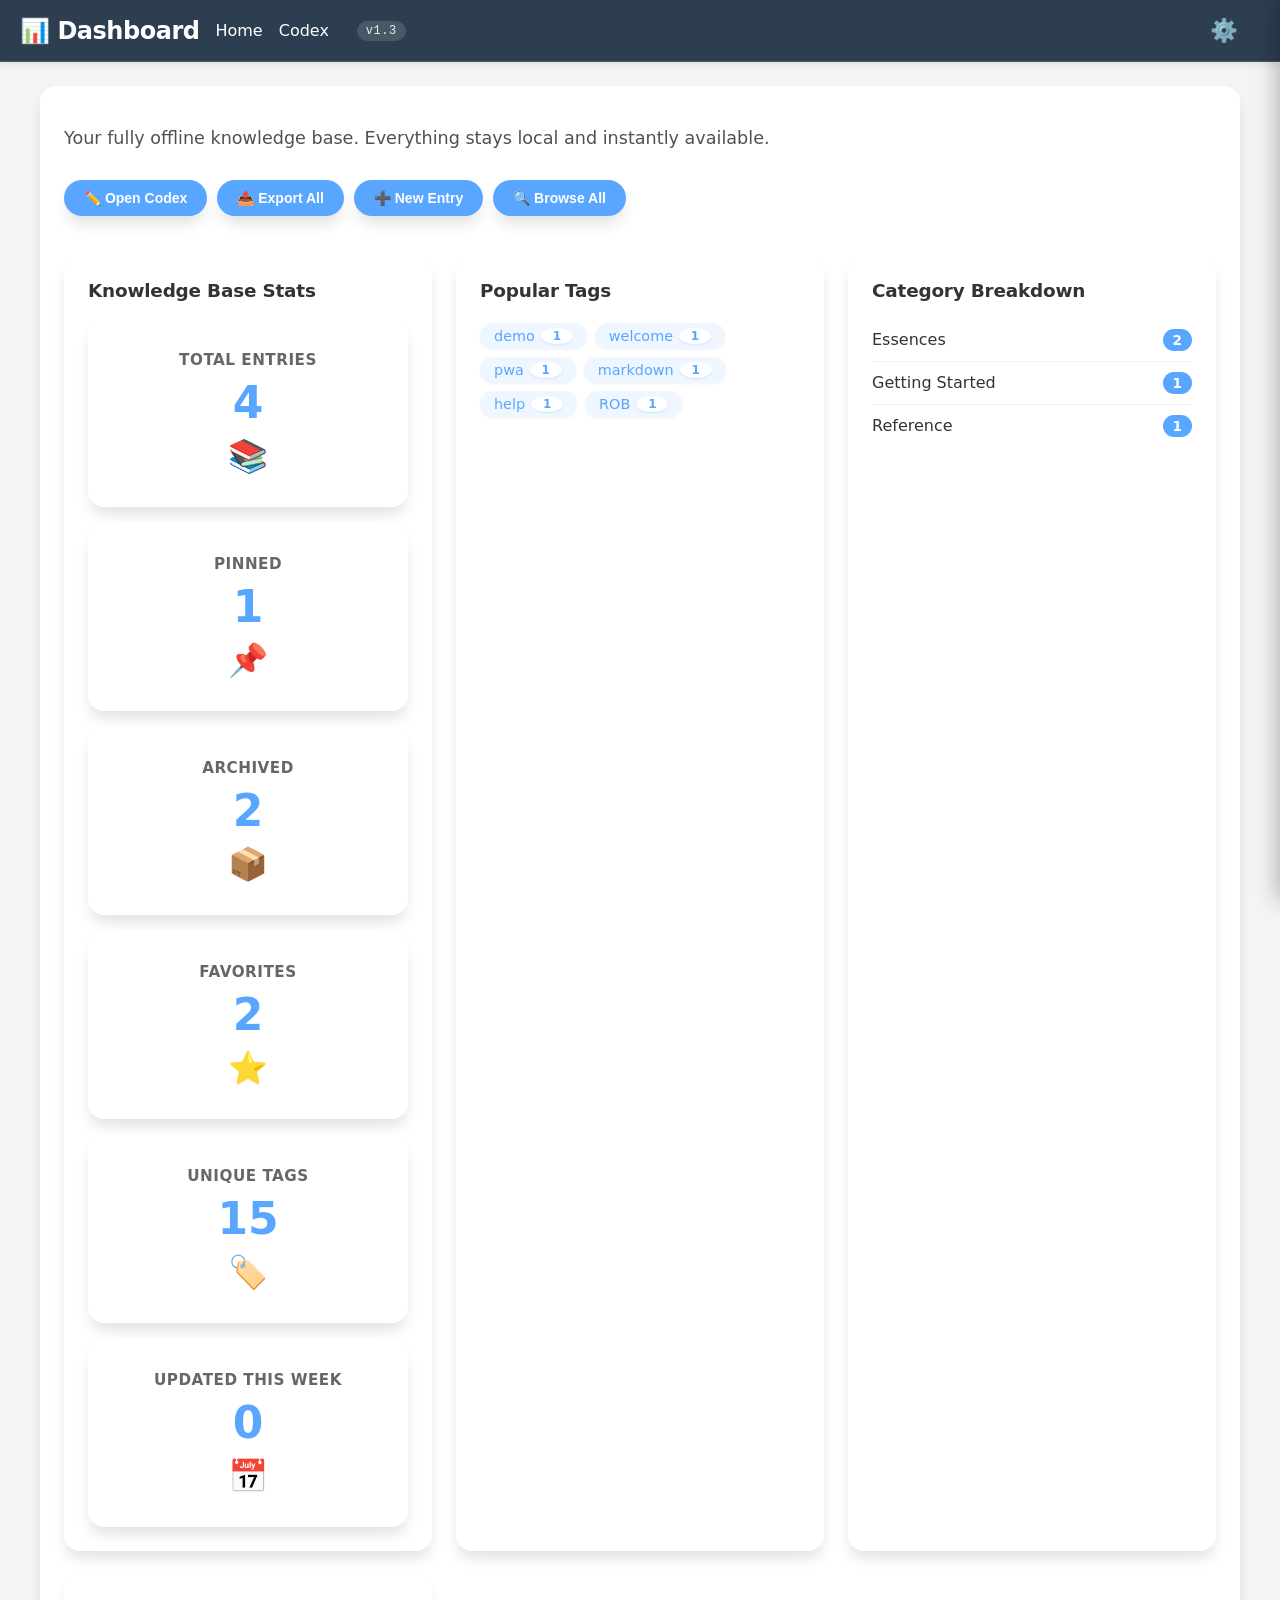
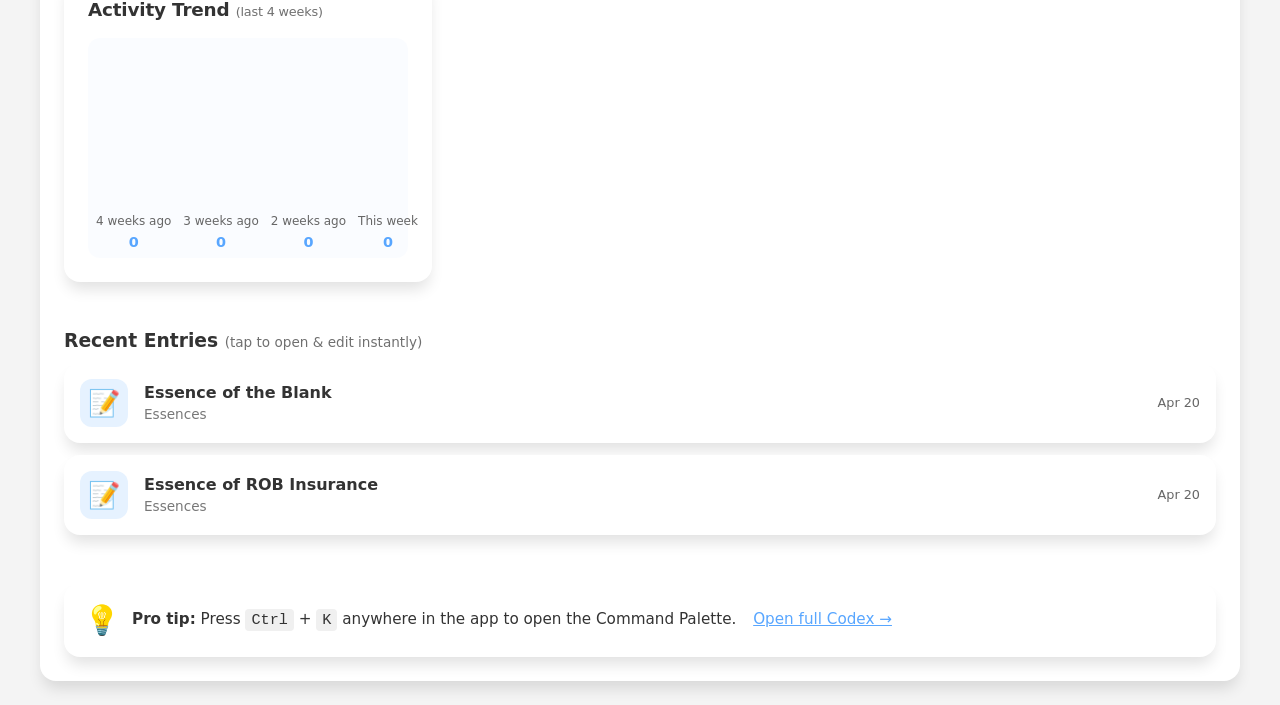
<file: index.html>
<!DOCTYPE html>
<html lang="en">
<head>
    <meta charset="UTF-8">
    <title>Redirecting…</title>
    <meta http-equiv="refresh" content="0; url=Home.html">
    <link rel="manifest" href="manifest.json">
    <meta name="theme-color" content="#58a6ff">
    <meta name="apple-mobile-web-app-capable" content="yes">
    <meta name="apple-mobile-web-app-status-bar-style" content="default">
    <script>
        window.location.href = "Home.html";
    </script>
</head>
<body>
    <p>If you are not redirected automatically, <a href="Home.html">click here to go to Home</a>.</p>
</body>
</html>
</file>
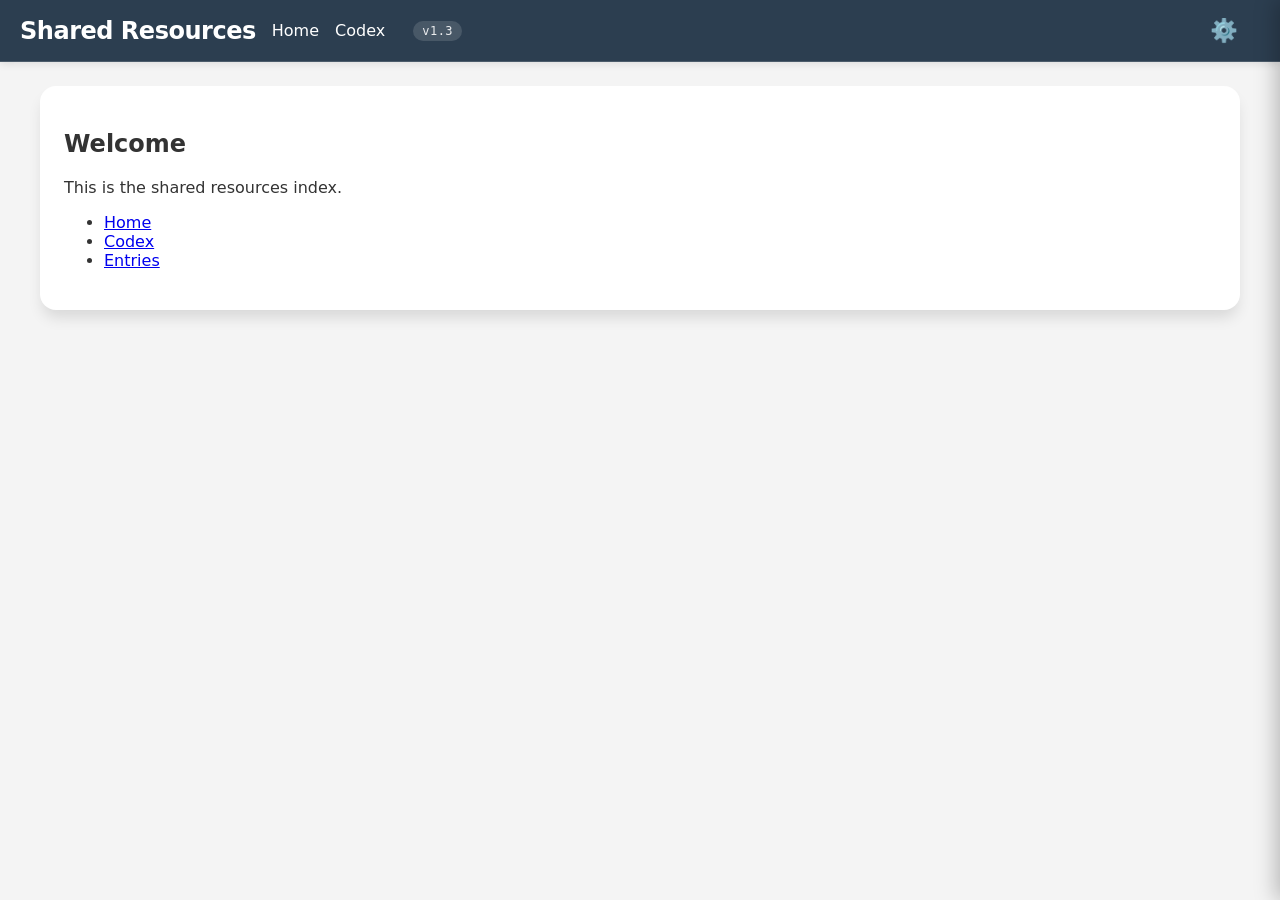
<file: Index.html>
<!DOCTYPE html>
<html lang="en">
<head>
    <meta charset="UTF-8">
    <title>Shared Resources</title>
    <link rel="stylesheet" href="Styles.css">
    <script src="Shared.js" defer></script>
    <script src="Settings.js" defer></script>
</head>
<body>
    <header>
        <h1>Shared Resources</h1>
        <nav id="global-nav"></nav>
        <button id="settings-button" aria-label="Open settings">⚙️</button>
        <div id="global-settings"></div>
    </header>

    <main>
        <h2>Welcome</h2>
        <p>This is the shared resources index.</p>

        <ul>
            <li><a href="Home.html">Home</a></li>
            <li><a href="Codex.html">Codex</a></li>
            <li><a href="Entries.html">Entries</a></li>
        </ul>
    </main>
</body>
</html>
</file>
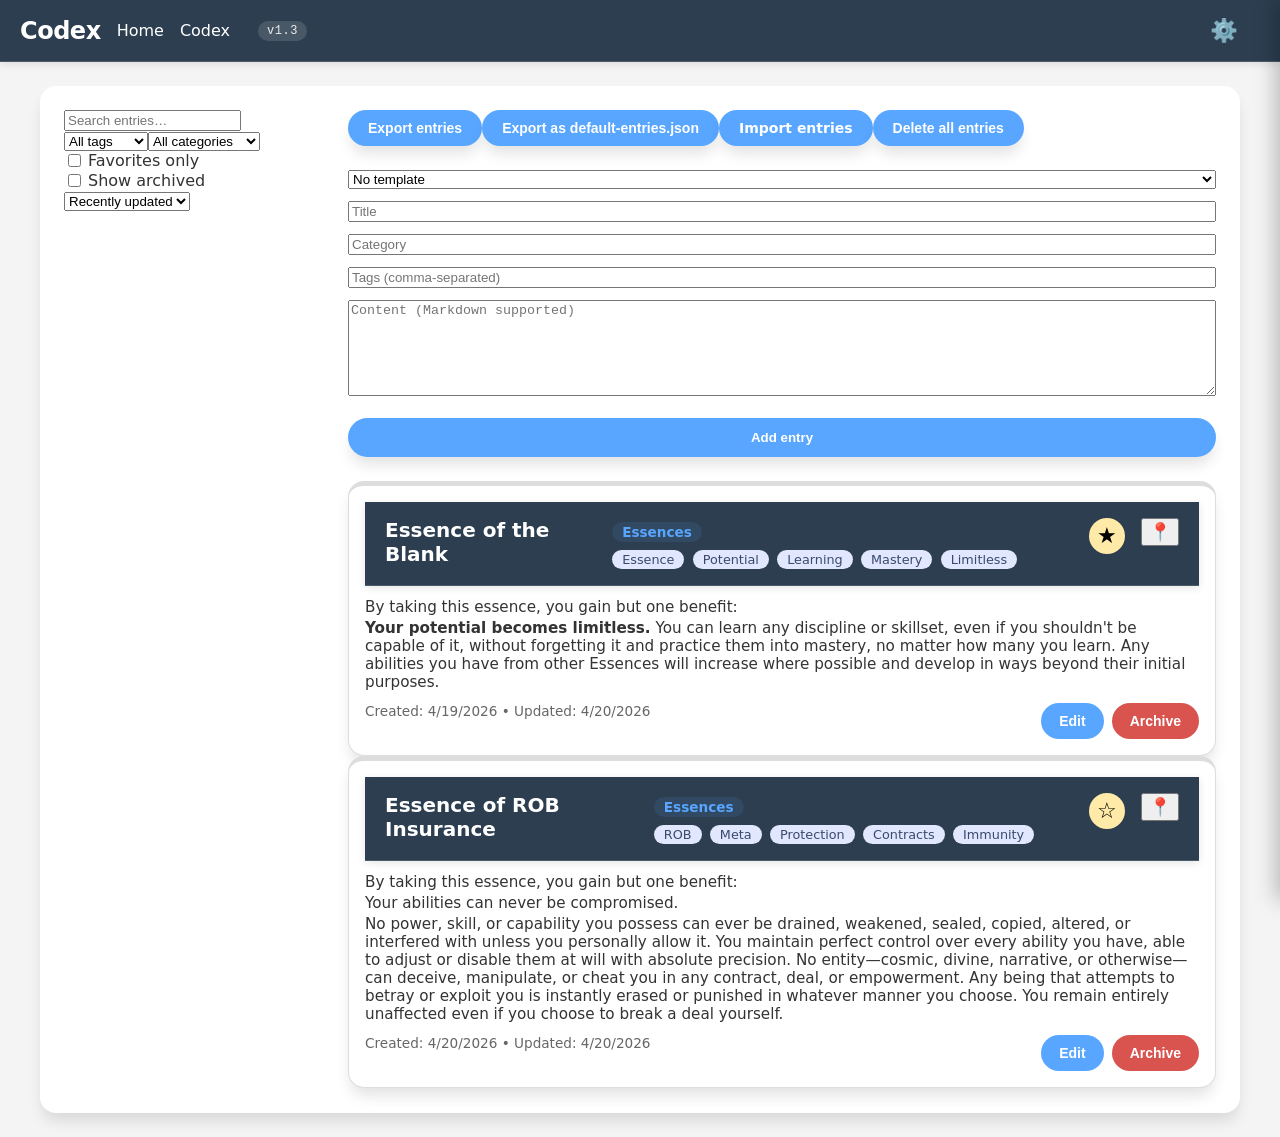
<file: Codex.html>
<!DOCTYPE html>
<html lang="en">
<head>
    <meta charset="UTF-8">
    <title>Codex</title>
    <link rel="stylesheet" href="Styles.css">
    <link rel="manifest" href="manifest.json">
    <meta name="theme-color" content="#58a6ff">
    <meta name="apple-mobile-web-app-capable" content="yes">
    <meta name="apple-mobile-web-app-status-bar-style" content="default">
    
    <!-- GitHub Pages performance: preload critical resources -->
    <link rel="preload" as="style" href="Styles.css">
    <link rel="preload" as="script" href="Shared.js">
    <link rel="preload" as="script" href="Settings.js">
    <link rel="preload" as="script" href="marked.min.js">
    <link rel="preload" as="script" href="CodexStorage.js">
    <link rel="preload" as="script" href="CodexUI.js">
    <!-- Preload SettingsPanel.html so the dynamic settings panel loads instantly -->
    <link rel="preload" as="fetch" href="SettingsPanel.html">

    <script src="Shared.js" defer></script>
    <script src="Settings.js" defer></script>
    <script src="marked.min.js" defer></script>
    <script src="CodexStorage.js" defer></script>
    <script src="CodexUI.js" defer></script>
</head>
<body>
    <header>
        <h1>Codex</h1>
        <nav id="global-nav"></nav>
        <button id="settings-button" aria-label="Open settings">⚙️</button>
        <div id="global-settings" tabindex="-1">
        </div>
    </header>

    <main id="codex-app">
        <section id="codex-filters" aria-label="Codex filters"></section>
        <section id="codex-tools" aria-label="Codex tools"></section>
        <section id="codex-new" aria-label="Create new entry"></section>
        <section id="codex-list" aria-label="Codex entries"></section>
    </main>
</body>
</html>
</file>
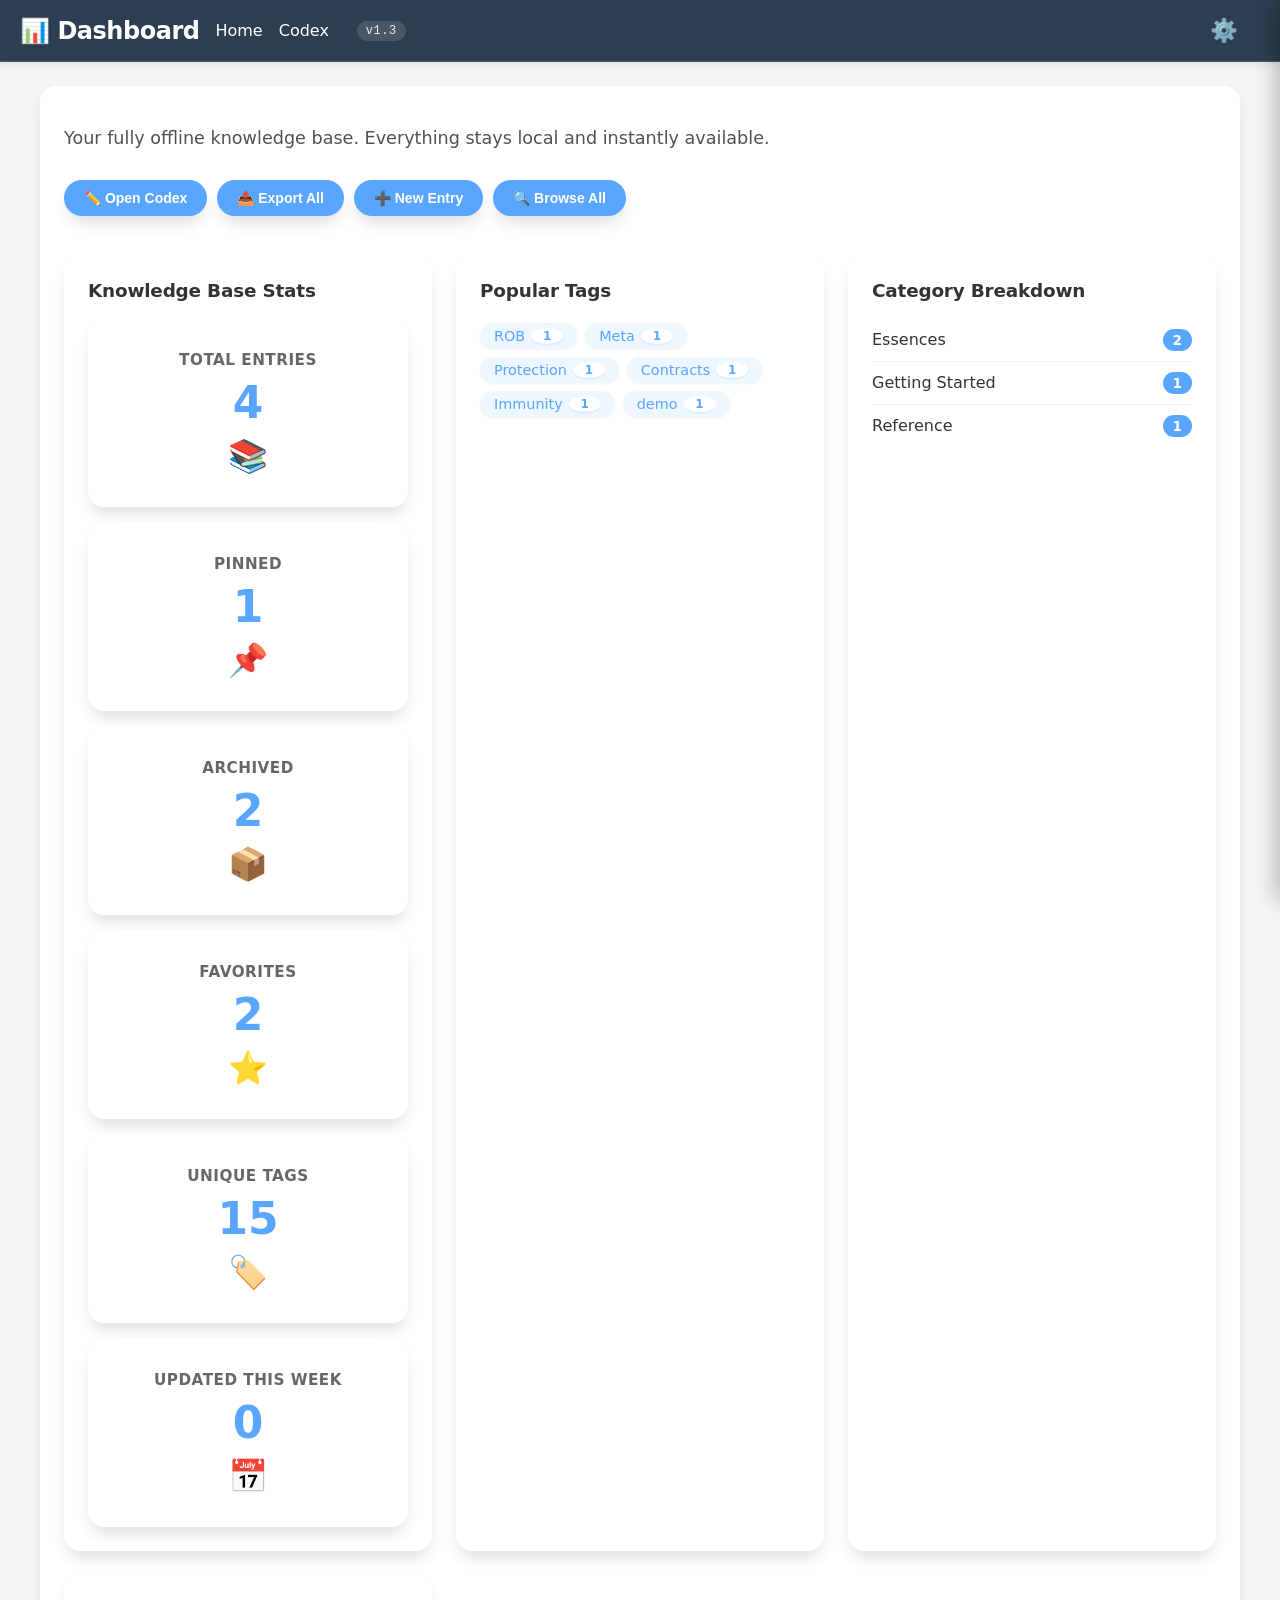
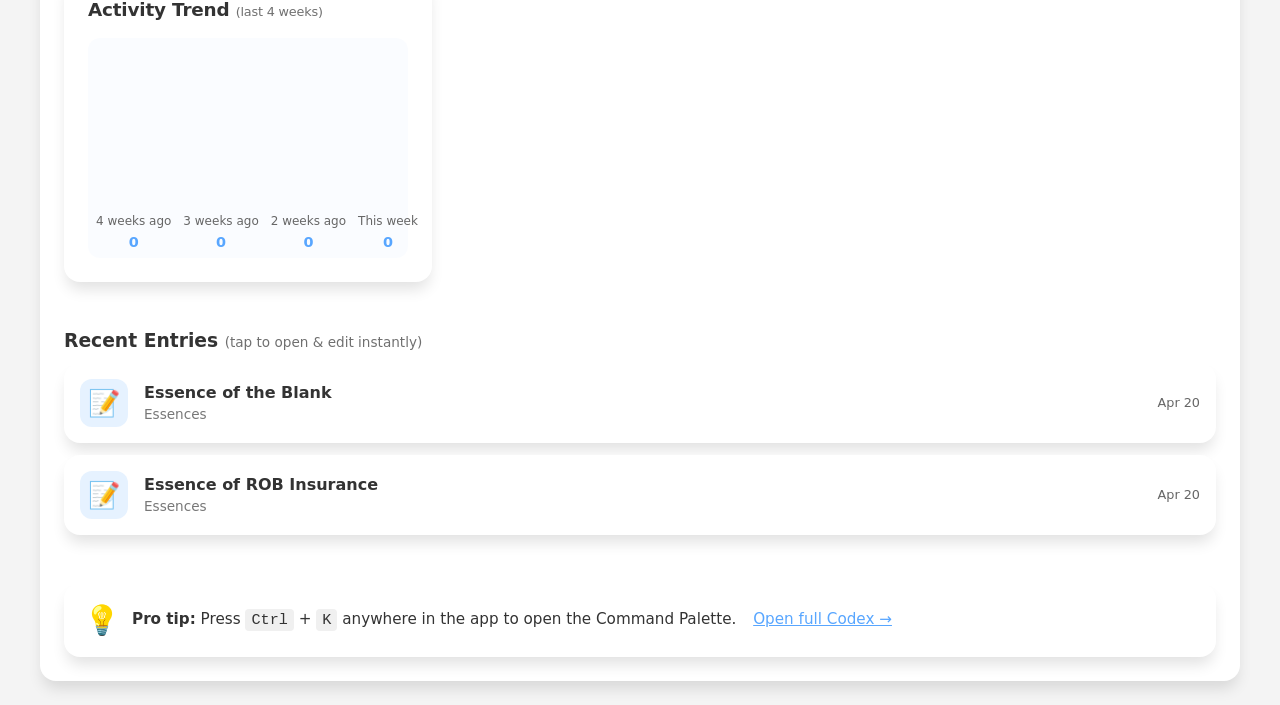
<file: Home.html>
<!DOCTYPE html>
<html lang="en">
<head>
    <meta charset="UTF-8">
    <title>Codex • Dashboard</title>
    <link rel="stylesheet" href="Styles.css">
    <link rel="manifest" href="manifest.json">
    <meta name="theme-color" content="#58a6ff">
    <meta name="apple-mobile-web-app-capable" content="yes">
    <meta name="apple-mobile-web-app-status-bar-style" content="default">
    
    <!-- GitHub Pages performance: preload critical resources -->
    <link rel="preload" as="style" href="Styles.css">
    <link rel="preload" as="script" href="Shared.js">
    <link rel="preload" as="script" href="Settings.js">
    <link rel="preload" as="script" href="CodexStorage.js">
    <!-- Preload SettingsPanel.html so the dynamic settings panel loads instantly -->
    <link rel="preload" as="fetch" href="SettingsPanel.html">

    <script src="Shared.js" defer></script>
    <script src="Settings.js" defer></script>
    <script src="CodexStorage.js" defer></script>
</head>
<body>
    <header>
        <h1>📊 Dashboard</h1>
        <nav id="global-nav"></nav>
        <button id="settings-button" aria-label="Open settings">⚙️</button>
        <div id="global-settings" tabindex="-1">
        </div>
    </header>

    <main>
        <p style="margin-bottom: 2rem; font-size: 1.1rem; opacity: 0.85;">Your fully offline knowledge base. Everything stays local and instantly available.</p>

        <!-- Quick Actions -->
        <div id="quick-actions" class="codex-tools" style="margin-bottom: 40px; justify-content: flex-start; flex-wrap: wrap;">
            <!-- Populated by JS for dynamic buttons -->
        </div>

        <!-- Refined Dashboard Widgets Layout + Analytics -->
        <div class="dashboard-grid">
            <!-- Enhanced Analytics Dashboard -->
            <section id="analytics-dashboard" class="dashboard-widget">
                <h3>Knowledge Base Stats</h3>
                <div id="stats-content" class="home-stats-grid"></div>
            </section>

            <!-- Popular Tags Widget -->
            <section class="dashboard-widget">
                <h3>Popular Tags</h3>
                <div id="popular-tags" class="widget-tags"></div>
            </section>

            <!-- Category Breakdown Widget -->
            <section class="dashboard-widget">
                <h3>Category Breakdown</h3>
                <div id="category-breakdown" class="widget-categories"></div>
            </section>

            <!-- NEW: Activity Trend Analytics Widget -->
            <section class="dashboard-widget">
                <h3>Activity Trend <span style="font-size:0.8rem;font-weight:400;opacity:0.7">(last 4 weeks)</span></h3>
                <div id="activity-trend" class="trend-chart"></div>
            </section>
        </div>

        <!-- Recent Entries -->
        <section class="recent-section">
            <h3>Recent Entries <span style="font-size:0.85rem; font-weight:400; opacity:0.7;">(tap to open &amp; edit instantly)</span></h3>
            <div id="recent-entries" class="recent-list"></div>
        </section>

        <!-- Tip / Next Steps -->
        <div style="margin-top:48px; padding:20px; background:var(--card-bg); border-radius:var(--border-radius); box-shadow:var(--card-shadow); font-size:0.95rem; display:flex; align-items:center; gap:12px;">
            <span style="font-size:1.8rem;">💡</span>
            <div>
                <strong>Pro tip:</strong> Press <kbd style="background:#f0f0f0;padding:2px 6px;border-radius:4px;font-family:monospace;">Ctrl</kbd> + <kbd style="background:#f0f0f0;padding:2px 6px;border-radius:4px;font-family:monospace;">K</kbd> anywhere in the app to open the Command Palette.
                <a href="Codex.html" style="margin-left:12px; color:var(--accent-color); text-decoration:underline;">Open full Codex →</a>
            </div>
        </div>
    </main>

    <script>
        // Improved Home Dashboard loader with stats, recent entries, quick actions, and deep-link support
        async function loadHomeDashboard() {
            if (!window.CodexStorage) {
                console.warn("[Home] CodexStorage not ready yet");
                return;
            }
            try {
                const entries = await window.CodexStorage.loadEntries();

                const total = entries.length;
                const pinned = entries.filter(e => e.pinned).length;
                const archived = entries.filter(e => e.archived).length;
                const favorites = entries.filter(e => e.favorite).length;
                const uniqueTags = new Set(entries.flatMap(e => e.tags || [])).size;

                const weekAgo = new Date();
                weekAgo.setDate(weekAgo.getDate() - 7);
                const thisWeek = entries.filter(e => new Date(e.updatedAt) > weekAgo).length;

                // Render beautiful stats grid
                const statsContainer = document.getElementById("stats-content");
                statsContainer.innerHTML = `
                    <div class="home-stat-card">
                        <strong>Total Entries</strong>
                        <div class="home-stat-value">${total}</div>
                        <span style="font-size:2rem;">📚</span>
                    </div>
                    <div class="home-stat-card">
                        <strong>Pinned</strong>
                        <div class="home-stat-value">${pinned}</div>
                        <span style="font-size:2rem;">📌</span>
                    </div>
                    <div class="home-stat-card">
                        <strong>Archived</strong>
                        <div class="home-stat-value">${archived}</div>
                        <span style="font-size:2rem;">📦</span>
                    </div>
                    <div class="home-stat-card">
                        <strong>Favorites</strong>
                        <div class="home-stat-value">${favorites}</div>
                        <span style="font-size:2rem;">⭐</span>
                    </div>
                    <div class="home-stat-card">
                        <strong>Unique Tags</strong>
                        <div class="home-stat-value">${uniqueTags}</div>
                        <span style="font-size:2rem;">🏷️</span>
                    </div>
                    <div class="home-stat-card">
                        <strong>Updated this week</strong>
                        <div class="home-stat-value">${thisWeek}</div>
                        <span style="font-size:2rem;">📅</span>
                    </div>
                `;

                // === NEW: Dashboard Widgets (Popular Tags + Category Breakdown) ===
                // Popular Tags
                const tagCounts = {};
                entries.forEach(entry => {
                    (entry.tags || []).forEach(tag => {
                        tagCounts[tag] = (tagCounts[tag] || 0) + 1;
                    });
                });
                const topTags = Object.entries(tagCounts)
                    .sort(([,a], [,b]) => b - a)
                    .slice(0, 6);
                const tagsEl = document.getElementById("popular-tags");
                if (tagsEl) {
                    tagsEl.innerHTML = topTags.length 
                        ? topTags.map(([tag, count]) => `
                            <span class="tag-pill">${tag}<span class="tag-count">${count}</span></span>
                        `).join('') 
                        : `<p style="color:#888;font-style:italic;">No tags yet. Add some in Codex!</p>`;
                }

                // Category Breakdown
                const catCounts = {};
                entries.forEach(entry => {
                    const cat = entry.category;
                    if (cat) {
                        catCounts[cat] = (catCounts[cat] || 0) + 1;
                    }
                });
                const topCats = Object.entries(catCounts)
                    .sort(([,a], [,b]) => b - a)
                    .slice(0, 5);
                const catsEl = document.getElementById("category-breakdown");
                if (catsEl) {
                    catsEl.innerHTML = topCats.length 
                        ? topCats.map(([cat, count]) => `
                            <div class="category-item"><span>${cat}</span><span class="category-count">${count}</span></div>
                        `).join('') 
                        : `<p style="color:#888;font-style:italic;">No categories yet.</p>`;
                }

                // === NEW: Dashboard Analytics - Activity Trend (CSS bar chart) ===
                const now = new Date();
                const trendData = [];
                for (let i = 3; i >= 0; i--) {
                    const weekStart = new Date(now.getTime() - (i + 1) * 7 * 24 * 60 * 60 * 1000);
                    const weekEnd = new Date(now.getTime() - i * 7 * 24 * 60 * 60 * 1000);
                    const count = entries.filter(e => {
                        const updated = new Date(e.updatedAt);
                        return updated >= weekStart && updated < weekEnd;
                    }).length;
                    const label = i === 0 ? 'This week' : `${i + 1} weeks ago`;
                    trendData.push({ label, count });
                }
                const trendEl = document.getElementById("activity-trend");
                if (trendEl) {
                    const maxCount = Math.max(...trendData.map(d => d.count), 1);
                    trendEl.innerHTML = `
                        <div class="trend-bars">
                            ${trendData.map(d => `
                                <div class="trend-bar-container">
                                    <div class="trend-bar" style="height: ${(d.count / maxCount) * 100}%"></div>
                                    <span class="trend-label">${d.label}</span>
                                    <span class="trend-value">${d.count}</span>
                                </div>
                            `).join('')}
                        </div>
                    `;
                }

                // Render Recent Entries (clickable deep links)
                const recentContainer = document.getElementById("recent-entries");
                const sortedRecent = [...entries]
                    .filter(e => !e.archived)
                    .sort((a, b) => new Date(b.updatedAt) - new Date(a.updatedAt))
                    .slice(0, 6);

                if (sortedRecent.length === 0) {
                    recentContainer.innerHTML = `
                        <div class="codex-empty" style="text-align:left;padding:40px 20px;">
                            <p>No entries yet.</p>
                            <a href="Codex.html" class="codex-tool-button" style="display:inline-block;margin-top:12px;">Create your first entry →</a>
                        </div>
                    `;
                } else {
                    recentContainer.innerHTML = sortedRecent.map(entry => `
                        <a href="Codex.html?edit=${encodeURIComponent(entry.id)}" class="recent-item">
                            <div style="width:48px;height:48px;background:rgba(88,166,255,0.15);border-radius:12px;display:flex;align-items:center;justify-content:center;font-size:26px;flex-shrink:0;">📝</div>
                            <div style="flex:1;min-width:0;">
                                <div style="font-weight:600;line-height:1.3;">${entry.title}</div>
                                ${entry.category ? `<div style="font-size:0.85rem;color:#777;margin-top:3px;">${entry.category}</div>` : ''}
                            </div>
                            <div style="text-align:right;font-size:0.8rem;white-space:nowrap;color:#666;">
                                ${new Date(entry.updatedAt).toLocaleDateString(undefined, {month:'short', day:'numeric'})}
                            </div>
                        </a>
                    `).join('');
                }

                // Quick Actions bar
                const quickContainer = document.getElementById("quick-actions");
                quickContainer.innerHTML = `
                    <button onclick="window.location.href='Codex.html'" class="codex-tool-button">✏️ Open Codex</button>
                    <button onclick="handleExportAll()" class="codex-tool-button">📤 Export All</button>
                    <button onclick="window.location.href='Codex.html'" class="codex-tool-button">➕ New Entry</button>
                    <button onclick="window.location.href='Codex.html'" class="codex-tool-button">🔍 Browse All</button>
                `;

                console.log(`[Home Dashboard] Loaded successfully — ${total} entries, ${sortedRecent.length} recent`);
            } catch (e) {
                console.error("[Home Dashboard] Load failed:", e);
                const statsContainer = document.getElementById("stats-content");
                statsContainer.innerHTML = `<p style="grid-column:1/-1;color:#e74c3c;padding:20px;text-align:center;">Unable to load dashboard data</p>`;
            }
        }

        // Export helper (available because CodexStorage is loaded)
        window.handleExportAll = async () => {
            if (window.CodexStorage && typeof window.CodexStorage.exportEntries === "function") {
                try {
                    await window.CodexStorage.exportEntries();
                    // Toast will be shown by the export function itself
                } catch (err) {
                    console.warn("Export failed", err);
                }
            }
        };

        // Run dashboard after storage is ready
        window.addEventListener("load", () => {
            setTimeout(loadHomeDashboard, 350);
        });
    </script>
</body>
</html>
</file>
<file: Styles.css>
:root {
    --bg-color: #f4f4f4;
    --text-color: #333;
    --header-bg: #2c3e50;
    --header-text: #ffffff;
    --card-bg: #ffffff;
    /* NEW: Modern UI variables for improved layout & UX */
    --accent-color: #58a6ff;
    --border-radius: 16px;
    --card-shadow: 0 10px 15px -3px rgba(0, 0, 0, 0.12);
    --card-shadow-hover: 0 20px 25px -5px rgba(0, 0, 0, 0.15);
    --transition: all 0.25s cubic-bezier(0.4, 0, 0.2, 1);
}

/* Themes via data attributes */
body[data-theme="light"] {
    --bg-color: #f4f4f4;
    --text-color: #333333;
    --header-bg: #2c3e50;
    --header-text: #ffffff;
    --card-bg: #ffffff;
}

body[data-theme="dark"] {
    --bg-color: #1e1e1e;
    --text-color: #e0e0e0;
    --header-bg: #111111;
    --header-text: #f5f5f5;
    --card-bg: #2a2a2a;
}

body[data-theme="blue"] {
    --bg-color: #e8ecf5;
    --text-color: #2a2f3a;
    --header-bg: #3b4a6b;
    --header-text: #ffffff;
    --card-bg: #ffffff;
}

body[data-theme="solarized"] {
    --bg-color: #fdf6e3;
    --text-color: #586e75;
    --header-bg: #657b83;
    --header-text: #fdf6e3;
    --card-bg: #eee8d5;
}

body[data-theme="pastel"] {
    --bg-color: #faf4ff;
    --text-color: #4a4a4a;
    --header-bg: #c7b8ea;
    --header-text: #ffffff;
    --card-bg: #ffffff;
}

/* NEW THEMES */
body[data-theme="forest"] {
    --bg-color: #e8f5e9;
    --text-color: #1b5e20;
    --header-bg: #2e7d32;
    --header-text: #ffffff;
    --card-bg: #c8e6c9;
}

body[data-theme="ocean"] {
    --bg-color: #e0f2f1;
    --text-color: #004d40;
    --header-bg: #00695c;
    --header-text: #ffffff;
    --card-bg: #b2dfdb;
}

body[data-theme="neon"] {
    --bg-color: #0f0f23;
    --text-color: #00ffff;
    --header-bg: #110033;
    --header-text: #ff00ff;
    --card-bg: #1a1a3d;
}

body[data-theme="cyber"] {
    --bg-color: #0a0a0a;
    --text-color: #00ff9f;
    --header-bg: #220011;
    --header-text: #ff0099;
    --card-bg: #1f1f2e;
}

body[data-high-contrast="true"] {
    --bg-color: #000000;
    --text-color: #ffffff;
    --header-bg: #000000;
    --header-text: #ffff00;
    --card-bg: #000000;
}

/* Base */
body {
    margin: 0;
    font-family: system-ui, -apple-system, BlinkMacSystemFont, "Segoe UI", sans-serif;
    background-color: var(--bg-color);
    color: var(--text-color);
    transition: var(--transition);
}

/* Font size via data attribute */
body[data-font-size="small"] {
    font-size: 14px;
}

body[data-font-size="medium"] {
    font-size: 16px;
}

body[data-font-size="large"] {
    font-size: 18px;
}

/* Header - improved spacing & modern look */
header {
    display: flex;
    align-items: center;
    gap: 1rem;
    padding: 1rem 1.25rem;
    background-color: var(--header-bg);
    color: var(--header-text);
    border-bottom: 1px solid rgba(255,255,255,0.15);
    box-shadow: 0 2px 8px rgba(0,0,0,0.1);
}

header h1 {
    margin: 0;
    font-size: 1.5rem;
    font-weight: 600;
    letter-spacing: -0.02em;
}

#settings-button {
    margin-left: auto;
    border: none;
    background: none;
    color: var(--header-text);
    cursor: pointer;
    font-size: 1.4rem;
    transition: var(--transition);
}

#settings-button:hover {
    transform: rotate(90deg);
    opacity: 0.9;
}

/* Global nav */
.global-nav-list {
    list-style: none;
    display: flex;
    gap: 1rem;
    margin: 0;
    padding: 0;
}

.global-nav-list a {
    text-decoration: none;
    color: var(--header-text);
    font-weight: 500;
    transition: var(--transition);
}

.global-nav-list a:hover {
    text-decoration: underline;
    opacity: 0.9;
}

/* Main - improved container with modern shadow & radius */
main {
    padding: 1.5rem;
    max-width: 1200px;
    margin: 24px auto;
    background-color: var(--card-bg);
    border-radius: var(--border-radius);
    box-shadow: var(--card-shadow);
    box-sizing: border-box;
    transition: var(--transition);
    contain: layout;
}

/* Settings overlay & panel (kept but smoother) */
.settings-overlay {
    position: fixed;
    top: 0;
    left: 0;
    width: 100vw;
    height: 100vh;
    background: rgba(0, 0, 0, 0.45);
    backdrop-filter: blur(4px);
    z-index: 900;
    opacity: 0;
    pointer-events: none;
    transition: var(--transition);
}

.settings-overlay.visible {
    opacity: 1;
    pointer-events: auto;
}

/* === SETTINGS ANIMATIONS === */
.settings-panel {
    position: fixed;
    top: 0;
    right: 0;
    width: 320px;
    height: 100vh;
    background-color: var(--card-bg);
    box-shadow: -4px 0 20px rgba(0, 0, 0, 0.25);
    transform: translateX(100%);
    transition: transform 0.35s cubic-bezier(0.34, 1.56, 0.64, 1);
    z-index: 1000;
    display: flex;
    flex-direction: column;
}

.settings-panel.visible {
    transform: translateX(0);
}

.section-header .arrow {
    transition: transform 0.3s cubic-bezier(0.4, 0, 0.2, 1);
}

.section-body {
    transition: opacity 0.25s ease;
    overflow: hidden;
}

.settings-section .section-header:focus {
    outline: 2px solid #5a6fa8;
    outline-offset: 2px;
}

.advanced-button,
.section-reset,
.reset-button {
    transition: all 0.2s cubic-bezier(0.4, 0, 0.2, 1);
}

/* CSS Performance: layout containment + will-change for animated elements */
.codex-card,
.settings-panel,
.toast {
    will-change: transform;
    contain: layout style;
}

.settings-header {
    display: flex;
    justify-content: space-between;
    align-items: center;
    padding: 15px;
    border-bottom: 1px solid #ccc;
}

#settings-close {
    border: none;
    background: none;
    font-size: 20px;
    cursor: pointer;
    color: var(--text-color);
}

.settings-search {
    padding: 10px;
    border-bottom: 1px solid #ccc;
}

#settings-search-input {
    width: 100%;
    padding: 8px;
    border-radius: 6px;
    border: 1px solid #bbb;
}

.settings-content {
    padding: 15px;
    overflow-y: auto;
    flex: 1;
}

.settings-section {
    margin-bottom: 15px;
    border-bottom: 1px solid #ddd;
    padding-bottom: 10px;
}

.section-header {
    display: flex;
    justify-content: space-between;
    cursor: pointer;
    font-weight: bold;
    margin-bottom: 8px;
}

.section-body {
    padding-left: 5px;
}

.section-body.hidden {
    display: none;
}

.arrow {
    transition: transform 0.2s ease;
}

.arrow.rotated {
    transform: rotate(-90deg);
}

.advanced-button {
    width: 100%;
    padding: 10px;
    margin-bottom: 8px;
    border: none;
    background-color: #5a6fa8;
    color: #ffffff;
    cursor: pointer;
    border-radius: 4px;
}

.advanced-button:hover {
    background-color: #4a5f92;
}

.reset-button {
    width: 100%;
    padding: 12px;
    border: none;
    background-color: #d9534f;
    color: #ffffff;
    font-size: 15px;
    cursor: pointer;
}

.reset-button:hover {
    background-color: #c9302c;
}

.section-reset {
    margin-top: 8px;
    padding: 8px;
    width: 100%;
    border: none;
    background-color: #888888;
    color: #ffffff;
    border-radius: 4px;
    cursor: pointer;
}

.section-reset:hover {
    background-color: #666666;
}

/* Compact mode via data attribute */
body[data-compact-mode="true"] .settings-panel {
    width: 260px;
}

body[data-compact-mode="true"] .settings-content {
    padding: 10px;
}

body[data-compact-mode="true"] .settings-section {
    margin-bottom: 10px;
    padding-bottom: 6px;
}

body[data-compact-mode="true"] .section-header {
    font-size: 14px;
    padding: 4px 0;
}

body[data-compact-mode="true"] .section-body label {
    margin-bottom: 4px;
}

body[data-compact-mode="true"] .advanced-button,
body[data-compact-mode="true"] .section-reset {
    padding: 6px;
    font-size: 13px;
}

/* Helpers */
.hidden {
    display: none;
}

/* Tabs */
.tab-button {
    padding: 8px 16px;
    border-radius: 4px;
    border: 1px solid #ccc;
    background-color: #e0e0e0;
    cursor: pointer;
    font-size: 14px;
}

.tab-button.active {
    background-color: #5a6fa8;
    color: #ffffff;
    border-color: #4a5f92;
}

/* === NEW: TOAST NOTIFICATIONS (UX improvement) === */
.toast {
    position: fixed;
    bottom: 24px;
    left: 50%;
    transform: translateX(-50%);
    color: #ffffff;
    padding: 14px 28px;
    border-radius: 9999px;
    box-shadow: 0 10px 15px -3px rgba(0, 0, 0, 0.3);
    z-index: 99999;
    display: flex;
    align-items: center;
    gap: 8px;
    font-weight: 600;
    animation: toastIn 0.3s cubic-bezier(0.34, 1.56, 0.64, 1);
    white-space: nowrap;
}

.toast.success { background-color: #10b981; }
.toast.error { background-color: #ef4444; }

@keyframes toastIn {
    0% { opacity: 0; transform: translateX(-50%) translateY(20px); }
    100% { opacity: 1; transform: translateX(-50%) translateY(0); }
}

/* Codex filters - improved spacing & modern look */
.codex-filters {
    display: flex;
    flex-wrap: wrap;
    gap: 12px;
    margin-bottom: 20px;
    align-items: center;
}

.codex-filter-input,
.codex-filter-select {
    padding: 10px 14px;
    border-radius: var(--border-radius);
    border: 1px solid #bbb;
    flex: 1 1 220px;
    box-sizing: border-box;
    transition: var(--transition);
}

.codex-filter-input:focus,
.codex-filter-select:focus {
    border-color: var(--accent-color);
    box-shadow: 0 0 0 3px rgba(88, 166, 255, 0.2);
}

.codex-filter-favorite {
    display: flex;
    align-items: center;
    gap: 4px;
    font-size: 14px;
}

.codex-toggle {
    display: inline-flex;
    align-items: center;
    gap: 0.25rem;
    margin-right: 0.5rem;
}

/* Codex new form - card-like with better shadow */
.codex-new-container {
    border: none;
    border-radius: var(--border-radius);
    padding: 20px;
    margin-bottom: 28px;
    background-color: var(--card-bg);
    box-shadow: var(--card-shadow);
}

.codex-new-inner {
    display: flex;
    flex-direction: column;
    gap: 8px;
}

.codex-field-wrapper {
    display: flex;
    flex-direction: column;
    gap: 4px;
}

.codex-field-label {
    font-size: 14px;
    font-weight: bold;
}

.codex-input {
    padding: 10px 14px;
    border-radius: var(--border-radius);
    border: 1px solid #bbb;
    box-sizing: border-box;
    transition: var(--transition);
}

.codex-textarea {
    min-height: 120px;
    resize: vertical;
}

.codex-new-form {
    display: flex;
    flex-direction: column;
    gap: 0.75rem;
}

.codex-new-form input[type="text"],
.codex-new-form textarea {
    width: 100%;
    box-sizing: border-box;
}

.codex-add-button {
    margin-top: 10px;
    padding: 12px 20px;
    border-radius: 9999px;
    border: none;
    color: #ffffff;
    cursor: pointer;
    font-weight: 600;
    background-color: var(--accent-color);
    box-shadow: var(--card-shadow);
}

.codex-add-button:hover {
    transform: translateY(-1px);
    box-shadow: var(--card-shadow-hover);
}

/* Codex tools - pill-style buttons */
.codex-tools {
    display: flex;
    flex-wrap: wrap;
    gap: 10px;
    margin-bottom: 20px;
}

.codex-tool-button,
.codex-import-label {
    padding: 10px 20px;
    border-radius: 9999px;
    border: none;
    cursor: pointer;
    font-size: 14px;
    font-weight: 600;
    background-color: var(--accent-color);
    color: #ffffff;
    transition: var(--transition);
    box-shadow: var(--card-shadow);
}

.codex-tool-button:hover,
.codex-import-label:hover {
    transform: translateY(-1px);
    box-shadow: var(--card-shadow-hover);
}

.codex-import-label {
    display: inline-flex;
    align-items: center;
    gap: 0.25rem;
}

.codex-import-label input[type="file"] {
    display: none;
}

/* Codex list & cards - modern hover & layout (improved looks) */
.codex-list {
    display: flex;
    flex-direction: column;
    gap: 16px;
}

.codex-card {
    border: 1px solid #ddd;
    border-top-width: 5px;
    border-radius: var(--border-radius);
    padding: 16px;
    background-color: var(--card-bg);
    box-shadow: var(--card-shadow);
    transition: var(--transition);
    outline: none;
}

.codex-card:hover {
    transform: translateY(-3px) scale(1.02);
    box-shadow: var(--card-shadow-hover);
}

.codex-card:focus {
    box-shadow: 0 0 0 3px rgba(88, 166, 255, 0.3);
}

.codex-card-header {
    display: flex;
    justify-content: space-between;
    align-items: flex-start;
    gap: 12px;
    margin-bottom: 12px;
}

.codex-card-title-input {
    flex: 1;
    padding: 10px 14px;
    border-radius: var(--border-radius);
    border: 2px solid var(--accent-color);
    font-size: 1.25rem;
    font-weight: 600;
}

.codex-card-title {
    margin: 0;
    font-size: 1.25rem;
    font-weight: 600;
}

.codex-favorite-button {
    width: 36px;
    height: 36px;
    border-radius: 50%;
    border: none;
    background-color: #ffeaa7;
    cursor: pointer;
    font-size: 22px;
    flex-shrink: 0;
    transition: var(--transition);
}

.codex-favorite-button[aria-pressed="true"] {
    background-color: #fdcb6e;
    transform: scale(1.1);
}

.codex-card-row {
    display: flex;
    align-items: flex-start;
    gap: 8px;
    margin-bottom: 6px;
}

.codex-card-label {
    font-weight: bold;
    font-size: 14px;
    min-width: 120px;
}

.codex-card-input {
    flex: 1;
    padding: 10px 14px;
    border-radius: var(--border-radius);
    border: 1px solid #bbb;
    box-sizing: border-box;
}

.codex-card-textarea {
    min-height: 120px;
    resize: vertical;
}

.codex-card-buttons {
    display: flex;
    justify-content: flex-end;
    gap: 8px;
    margin-top: 8px;
}

.codex-save-button,
.codex-delete-button {
    padding: 10px 18px;
    border-radius: 9999px;
    border: none;
    cursor: pointer;
    font-size: 14px;
    font-weight: 600;
}

.codex-save-button {
    background-color: var(--accent-color);
    color: #ffffff;
}

.codex-delete-button {
    background-color: #d9534f;
    color: #ffffff;
}

.codex-empty {
    font-style: italic;
    color: #777777;
    text-align: center;
    padding: 60px 20px;
}

/* Additional card display styles */
.codex-card-meta {
    display: flex;
    flex-wrap: wrap;
    gap: 8px;
    font-size: 0.85rem;
    color: #555;
    margin-top: 4px;
}

.codex-card-category {
    background: rgba(88,166,255,0.1);
    color: var(--accent-color);
    padding: 2px 10px;
    border-radius: 9999px;
    font-weight: 600;
}

.codex-card-tags .codex-tag {
    display: inline-block;
    padding: 2px 10px;
    margin-right: 4px;
    border-radius: 9999px;
    background-color: #e0e7ff;
    font-size: 0.8rem;
    color: #3b4a6b;
}

.codex-card-body {
    margin-top: 0.75rem;
    font-size: 0.95rem;
}

.codex-card-footer {
    margin-top: 0.75rem;
    display: flex;
    justify-content: space-between;
    font-size: 0.85rem;
    color: #666;
}

/* NEW: Command Palette */
.command-palette {
    position: fixed;
    top: 15%;
    left: 50%;
    transform: translateX(-50%);
    width: 92%;
    max-width: 620px;
    background: var(--card-bg);
    border-radius: var(--border-radius);
    box-shadow: var(--card-shadow-hover);
    z-index: 11000;
    padding: 16px;
    max-height: 70vh;
    overflow: hidden;
    display: flex;
    flex-direction: column;
}

.command-palette-input {
    width: 100%;
    padding: 14px 18px;
    font-size: 1.1rem;
    border: none;
    outline: none;
    background: transparent;
    border-bottom: 1px solid #ccc;
}

.command-palette-list {
    flex: 1;
    overflow-y: auto;
    padding: 8px 0;
}

.command-palette-item {
    padding: 12px 18px;
    cursor: pointer;
    display: flex;
    align-items: center;
    gap: 12px;
}

.command-palette-item:hover,
.command-palette-item.active {
    background: rgba(88, 166, 255, 0.15);
}

/* NEW: Internal wiki links */
.internal-link {
    color: var(--accent-color);
    text-decoration: underline dashed;
    cursor: pointer;
}

/* NEW: Markdown toolbar */
.markdown-toolbar {
    display: flex;
    gap: 4px;
    padding: 6px;
    background: #f8f9fa;
    border-radius: 8px;
    margin-bottom: 8px;
    flex-wrap: wrap;
}

.markdown-toolbar button {
    padding: 6px 10px;
    font-size: 13px;
    background: #fff;
    border: 1px solid #ddd;
    border-radius: 4px;
    cursor: pointer;
}

.markdown-toolbar button:hover {
    background: var(--accent-color);
    color: #fff;
}

/* NEW: Archived cards */
.codex-card.archived {
    opacity: 0.75;
    border-top-color: #95a5a6;
}

/* NEW: Pinned indicator */
.codex-card.pinned {
    border-top-color: #f1c40f;
}

/* Search highlighting */
mark {
    background-color: #fff59d;
    padding: 0 0.1rem;
}

/* Markdown content styling */
.codex-card-body h1,
.codex-card-body h2,
.codex-card-body h3,
.codex-card-body h4,
.codex-card-body h5,
.codex-card-body h6 {
    margin: 0.4rem 0 0.2rem;
}

.codex-card-body p {
    margin: 0.2rem 0;
}

.codex-card-body ul,
.codex-card-body ol {
    margin: 0.2rem 0 0.2rem 1.25rem;
}

.codex-card-body code {
    background-color: #eee;
    padding: 0.1rem 0.25rem;
    border-radius: 3px;
    font-family: "SF Mono", Menlo, Monaco, Consolas, "Liberation Mono", "Courier New", monospace;
    font-size: 0.9em;
}

.codex-card-body pre {
    background-color: #111827;
    color: #e5e7eb;
    padding: 16px;
    border-radius: var(--border-radius);
    overflow-x: auto;
    font-family: "SF Mono", Menlo, Monaco, Consolas, "Liberation Mono", "Courier New", monospace;
    font-size: 0.9em;
}

/* === PWA OFFLINE BANNER === */
.offline-banner {
    position: fixed;
    bottom: 0;
    left: 0;
    right: 0;
    background: linear-gradient(90deg, #f39c12, #e67e22);
    color: #ffffff;
    text-align: center;
    padding: 12px 20px;
    font-size: 15px;
    font-weight: 500;
    box-shadow: 0 -2px 10px rgba(0, 0, 0, 0.2);
    z-index: 10000;
    display: none;
    align-items: center;
    justify-content: center;
    gap: 8px;
}

.offline-banner.show {
    display: flex;
}

.offline-banner span:first-child {
    font-weight: 600;
}

/* Responsive layout - improved grid for better desktop/mobile UX */
@media (min-width: 900px) {
    #codex-app {
        display: grid;
        grid-template-columns: 260px 1fr;
        grid-template-areas:
            "filters tools"
            "filters new"
            "filters list";
        gap: 24px;
    }
    #codex-filters { grid-area: filters; }
    #codex-tools   { grid-area: tools; }
    #codex-new     { grid-area: new; }
    #codex-list    { grid-area: list; }
}

@media (max-width: 899px) {
    main {
        padding: 1rem;
    }
    .codex-filters {
        flex-direction: column;
        align-items: stretch;
    }
}

/* Storage management styles */
.progress-container {
    height: 12px;
    background-color: #ddd;
    border-radius: 9999px;
    overflow: hidden;
    margin: 10px 0 8px;
    box-shadow: inset 0 1px 2px rgba(0,0,0,0.1);
}

.progress-bar {
    height: 100%;
    background: linear-gradient(90deg, #5a6fa8, #3b4a6b);
    width: 0%;
    transition: width 0.4s cubic-bezier(0.4, 0, 0.2, 1);
}

.storage-details {
    font-family: monospace;
    font-size: 14px;
    margin: 4px 0 12px;
    color: var(--text-color);
}

.storage-warning {
    color: #d9534f;
    font-size: 12.5px;
    line-height: 1.3;
    margin-top: 12px;
    padding: 8px;
    background-color: rgba(217, 83, 79, 0.1);
    border-radius: 4px;
}

.danger {
    background-color: #d9534f !important;
}

.danger:hover {
    background-color: #c9302c !important;
}

/* === PWA INSTALL PROMPT & VERSION BADGE === */
.install-prompt {
    position: fixed;
    bottom: 20px;
    left: 20px;
    right: 20px;
    max-width: 380px;
    margin: 0 auto;
    background-color: var(--header-bg);
    color: var(--header-text);
    padding: 14px 20px;
    border-radius: 12px;
    box-shadow: 0 10px 25px -5px rgb(0 0 0 / 0.3);
    display: none;
    align-items: center;
    gap: 16px;
    z-index: 11000;
    animation: promptPop 0.4s cubic-bezier(0.34, 1.56, 0.64, 1);
}

.install-prompt.show {
    display: flex;
}

.install-prompt span {
    flex: 1;
    font-size: 15px;
    line-height: 1.3;
}

.install-prompt button {
    background-color: #58a6ff;
    color: #fff;
    border: none;
    padding: 8px 20px;
    border-radius: 6px;
    font-weight: 600;
    cursor: pointer;
    white-space: nowrap;
}

.install-prompt .dismiss {
    background: none;
    border: none;
    color: var(--header-text);
    font-size: 24px;
    line-height: 1;
    padding: 0 4px;
    cursor: pointer;
    opacity: 0.75;
}

.install-prompt .dismiss:hover {
    opacity: 1;
}

@keyframes promptPop {
    0% { transform: scale(0.8) translateY(20px); opacity: 0; }
    100% { transform: scale(1) translateY(0); opacity: 1; }
}

header .version-badge {
    margin-left: 12px;
    font-size: 0.75rem;
    background: rgba(255,255,255,0.15);
    color: var(--header-text);
    padding: 3px 9px;
    border-radius: 9999px;
    font-family: monospace;
    letter-spacing: 0.5px;
    opacity: 0.9;
    pointer-events: none;
}

/* === HOME DASHBOARD IMPROVEMENTS === */
.home-stats-grid {
    display: grid;
    grid-template-columns: repeat(auto-fit, minmax(180px, 1fr));
    gap: 16px;
}

.home-stat-card {
    background-color: var(--card-bg);
    border-radius: var(--border-radius);
    padding: 24px 20px;
    box-shadow: var(--card-shadow);
    text-align: center;
    transition: var(--transition);
    display: flex;
    flex-direction: column;
    align-items: center;
    justify-content: center;
    min-height: 140px;
}

.home-stat-card:hover {
    transform: translateY(-4px);
    box-shadow: var(--card-shadow-hover);
}

.home-stat-card strong {
    font-size: 0.95rem;
    text-transform: uppercase;
    letter-spacing: 0.5px;
    opacity: 0.75;
    margin-bottom: 4px;
}

.home-stat-value {
    font-size: 2.75rem;
    line-height: 1;
    font-weight: 700;
    color: var(--accent-color);
    margin: 8px 0 12px;
}

.recent-section h3 {
    margin-bottom: 12px;
}

.recent-list {
    display: flex;
    flex-direction: column;
    gap: 12px;
}

.recent-item {
    display: flex;
    align-items: center;
    padding: 16px;
    background-color: var(--card-bg);
    border-radius: var(--border-radius);
    box-shadow: var(--card-shadow);
    text-decoration: none;
    color: inherit;
    transition: var(--transition);
    gap: 16px;
}

.recent-item:hover {
    transform: translateY(-2px);
    box-shadow: var(--card-shadow-hover);
}

/* === DASHBOARD WIDGETS & REFINED LAYOUT === */
.dashboard-grid {
    display: grid;
    grid-template-columns: repeat(auto-fit, minmax(300px, 1fr));
    gap: 24px;
    margin-bottom: 48px;
}

.dashboard-widget {
    background-color: var(--card-bg);
    border-radius: var(--border-radius);
    padding: 24px;
    box-shadow: var(--card-shadow);
    transition: var(--transition);
    display: flex;
    flex-direction: column;
}

.dashboard-widget:hover {
    transform: translateY(-4px);
    box-shadow: var(--card-shadow-hover);
}

.dashboard-widget h3 {
    margin: 0 0 18px 0;
    font-size: 1.15rem;
    font-weight: 600;
    letter-spacing: -0.01em;
}

.widget-tags {
    display: flex;
    flex-wrap: wrap;
    gap: 8px;
    padding: 4px 0;
}

.tag-pill {
    background: rgba(88,166,255,0.1);
    color: var(--accent-color);
    padding: 5px 14px;
    border-radius: 9999px;
    font-size: 0.9rem;
    display: inline-flex;
    align-items: center;
    gap: 6px;
    box-shadow: 0 1px 3px rgba(0,0,0,0.05);
}

.tag-count {
    font-size: 0.75rem;
    background: #fff;
    color: var(--accent-color);
    padding: 1px 7px;
    border-radius: 50%;
    font-weight: 700;
    min-width: 18px;
    text-align: center;
    box-shadow: 0 1px 2px rgba(88,166,255,0.2);
}

.widget-categories {
    flex: 1;
}

.category-item {
    display: flex;
    justify-content: space-between;
    align-items: center;
    padding: 10px 0;
    border-bottom: 1px dotted rgba(0,0,0,0.1);
}

.category-item:last-child {
    border-bottom: none;
}

.category-item span:first-child {
    font-weight: 500;
}

.category-count {
    background: var(--accent-color);
    color: #ffffff;
    font-size: 0.85rem;
    padding: 3px 10px;
    border-radius: 9999px;
    font-weight: 600;
}

/* === DASHBOARD ANALYTICS: Activity Trend Chart === */
.trend-chart {
    height: 200px;
    display: flex;
    align-items: flex-end;
    padding: 12px 8px 8px;
    background: rgba(88,166,255,0.03);
    border-radius: 12px;
}

.trend-bars {
    flex: 1;
    display: flex;
    justify-content: space-around;
    align-items: flex-end;
    height: 100%;
    gap: 12px;
}

.trend-bar-container {
    flex: 1;
    display: flex;
    flex-direction: column;
    align-items: center;
    justify-content: flex-end;
    gap: 6px;
    height: 100%;
}

.trend-bar {
    width: 100%;
    max-width: 42px;
    background: linear-gradient(180deg, var(--accent-color), #3b4a6b);
    border-radius: 6px 6px 0 0;
    transition: height 0.6s cubic-bezier(0.34, 1.56, 0.64, 1);
    box-shadow: 0 4px 8px -2px rgba(88,166,255,0.3);
}

.trend-label {
    font-size: 0.75rem;
    color: #666;
    text-align: center;
    white-space: nowrap;
}

.trend-value {
    font-size: 0.9rem;
    font-weight: 700;
    color: var(--accent-color);
}
</file>
